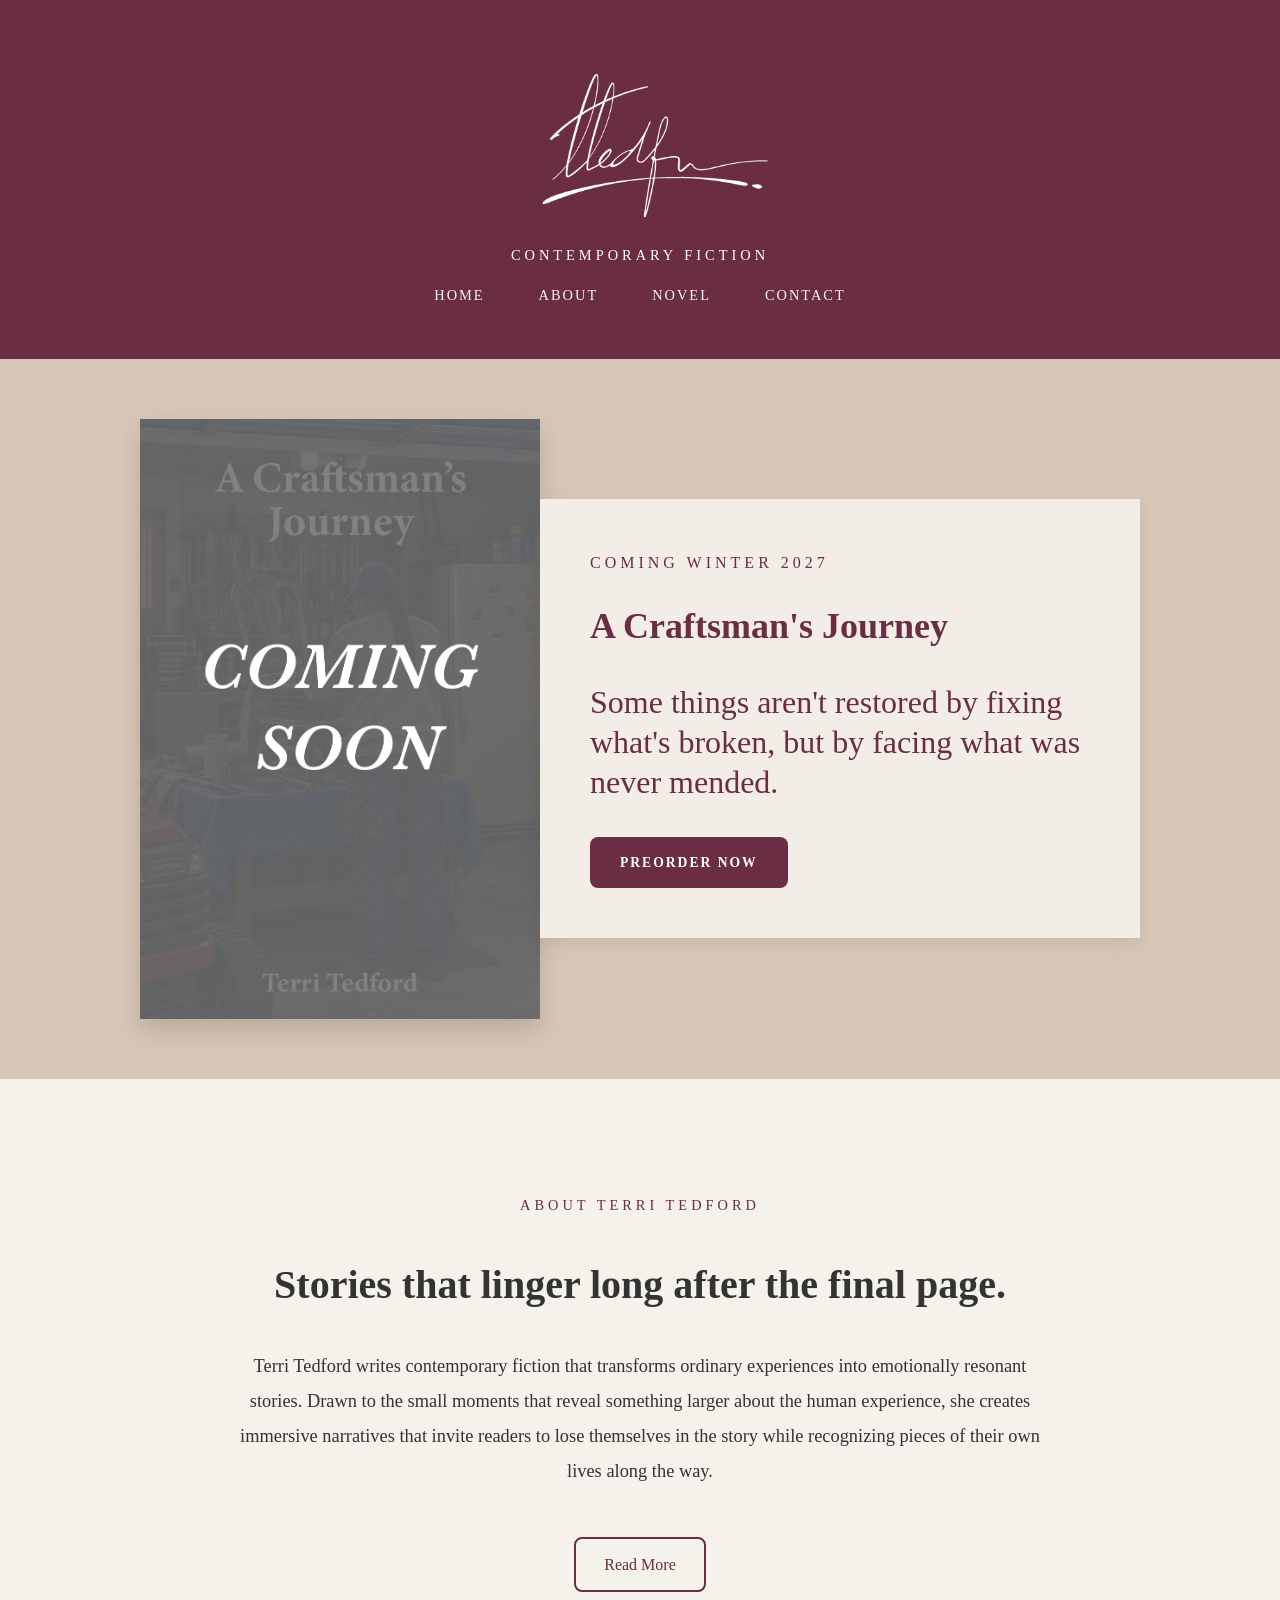
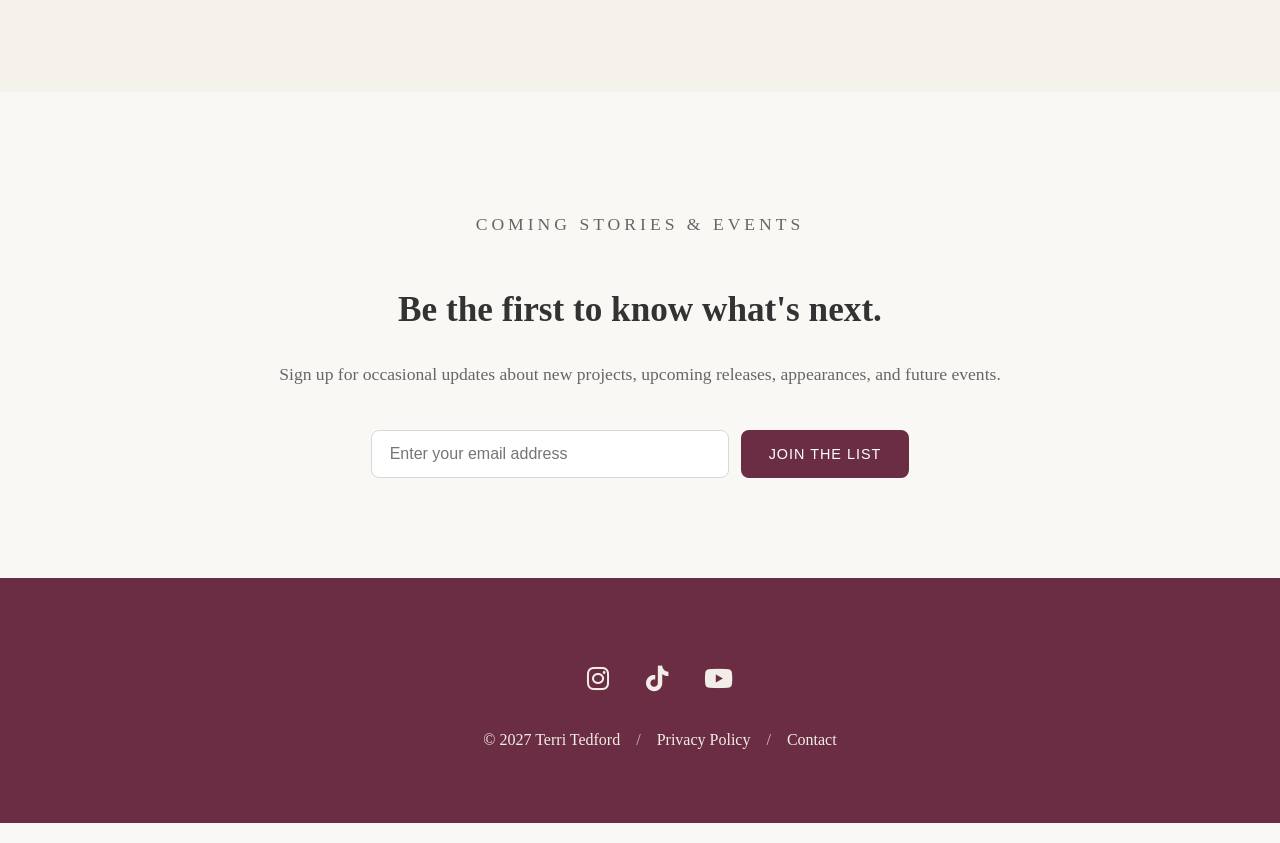
<file: index.html>
<!DOCTYPE html>
<html lang="en">
<head>
    <meta charset="UTF-8">
    <meta name="viewport" content="width=device-width, initial-scale=1.0">
    <title>Terri Tedford | Author</title>
    <link rel="stylesheet" href="style.css">
    <link rel="stylesheet" href="https://cdnjs.cloudflare.com/ajax/libs/font-awesome/6.5.2/css/all.min.css">
</head>
<body>

    <header class="site-header">
        <div class="header-content">

        <img src="images/ttedford-signature-logo.png"
     alt="Terri Tedford"
     class="logo">

        <p class="subtitle">CONTEMPORARY FICTION</p>
            
        <nav class="navigation">
            <a href="/index.html">Home</a>
            <a href="/about.html">About</a>
            <a href="/novel.html">Novel</a>
            <a href="/contact.html">Contact</a>
        </nav>

        </div>    
    </header>



  <section class="book-announcement-content">  
    <div class="book-announcement">

    <div class="book-cover">
        <img src="images/web-bookcover-resized.png"
             alt="A Craftsman's Journey">
    </div>

    <div class="book-details">

        <p class="announcement-date">
            COMING WINTER 2027
        </p>

        <h2 class="book-title">
            A Craftsman's Journey
        </h2>

        <blockquote class="announcement-quote">
            Some things aren't restored by fixing what's broken,
            but by facing what was never mended.
        </blockquote>

        <a href="#" class="order-button">
        PREORDER NOW
        </a>

    </div>    

    </div>        
</section>
<div class="container">

<main>

<section class="about-home">

<div class="about-home-content">

        <p class="section-kicker">
            ABOUT TERRI TEDFORD
        </p>

        <h2>
            Stories that linger long after the final page.
        </h2>

        <p class="about-home-text">
            Terri Tedford writes contemporary fiction that transforms ordinary
            experiences into emotionally resonant stories. Drawn to the small
            moments that reveal something larger about the human experience,
            she creates immersive narratives that invite readers to lose
            themselves in the story while recognizing pieces of their own
            lives along the way.
        </p>

        <a href="about.html" class="secondary-button">
            Read More
        </a>

    </div>

</section>

</main>    
    
    <section class="updates-section">

    <div class="updates-content">

        <p class="section-kicker">
            COMING STORIES & EVENTS
        </p>

        <h2>
            Be the first to know what's next.
        </h2>

        <p>
            Sign up for occasional updates about new projects,
            upcoming releases, appearances, and future events.
        </p>

        <form
            class="signup-form"
            action="https://formspree.io/f/xyewgjzn"
            method="POST">

        <input
            type="email"
            name="email"
            placeholder="Enter your email address"
            required>

        <button type="submit">
            Join the List
        </button>

    </form>

    </div>

    </section>
    </main>

<footer class="footer">

    <div class="social-icons">

        <a href="https://instagram.com/territedfordbooks" target="_blank">
                <i class="fa-brands fa-instagram"></i>
        </a>

        <a href="https://tiktok.com/@territedfordbooks" target="_blank">
                <i class="fa-brands fa-tiktok"></i>
        </a>

        <a href="https://youtube.com/@YOURCHANNEL" target="_blank">
                <i class="fa-brands fa-youtube"></i>
        </a>

    </div>

    <p>
        © 2027 Terri Tedford
        <span class="footer-divider">/</span>
        <a href="/privacy.html">Privacy Policy</a>
        <span class="footer-divider">/</span>
        <a href="/contact.html">Contact</a>
    </p>

</footer>

</div>

</body>
</html>
</file>
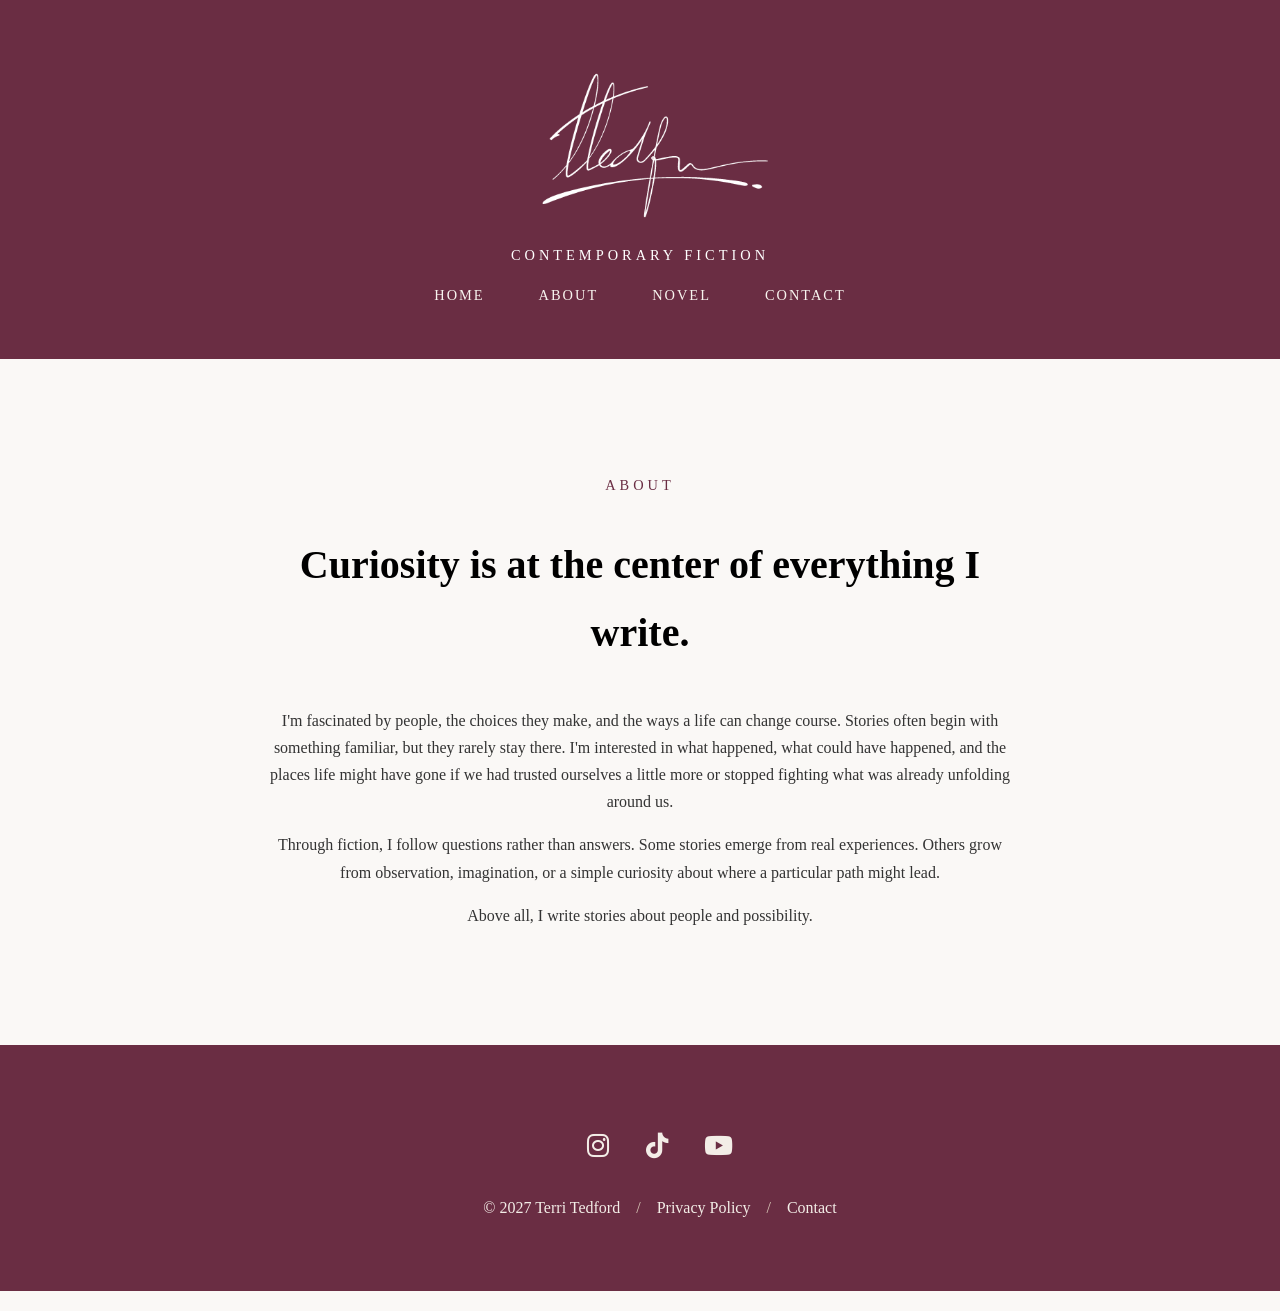
<file: about.html>
<!DOCTYPE html>
<html lang="en">

<head>
    <meta charset="UTF-8">
    <meta name="viewport" content="width=device-width, initial-scale=1.0">
    <title>Contact | Terri Tedford</title>

    <link rel="stylesheet" href="style.css">

    <link rel="stylesheet"
          href="https://cdnjs.cloudflare.com/ajax/libs/font-awesome/6.5.2/css/all.min.css">
</head>

<body>

<header class="site-header">

    <div class="header-content">

        <img src="images/ttedford-signature-logo.png"
             alt="Terri Tedford"
             class="logo">

        <p class="subtitle">CONTEMPORARY FICTION</p>

        <nav class="navigation">
            <a href="/index.html">Home</a>
            <a href="/about.html">About</a>
            <a href="/novel.html">Novel</a>
            <a href="/contact.html">Contact</a>
        </nav>

    </div>

</header>

<div class="container">

    <main>

        <section class="about-page">

            <p class="section-kicker">
                ABOUT
            </p>

            <h1 class="about-title">Curiosity is at the center of everything I write.</h1>

<p>
I'm fascinated by people, the choices they make, and the ways a life can change course. Stories often begin with something familiar, but they rarely stay there. I'm interested in what happened, what could have happened, and the places life might have gone if we had trusted ourselves a little more or stopped fighting what was already unfolding around us.
</p>

<p>
Through fiction, I follow questions rather than answers. Some stories emerge from real experiences. Others grow from observation, imagination, or a simple curiosity about where a particular path might lead.
</p>

<p>
Above all, I write stories about people and possibility.
</p>
        </section>

    </main>

    <footer class="footer">

        <div class="social-icons">

            <a href="https://www.instagram.com/territedfordbooks/" target="_blank" rel="noopener noreferrer">
                <i class="fa-brands fa-instagram"></i>
            </a>

            <a href="https://tiktok.com/@territedfordbooks" target="_blank">
                <i class="fa-brands fa-tiktok"></i>
            </a>

            <a href="https://youtube.com/@YOURCHANNEL" target="_blank">
                <i class="fa-brands fa-youtube"></i>
            </a>

        </div>

        <p>
            © 2027 Terri Tedford

            <span class="footer-divider">/</span>

            <a href="/privacy.html">Privacy Policy</a>

            <span class="footer-divider">/</span>

            <a href="/contact.html">Contact</a>
        </p>

    </footer>

</div>

</body>
</html>
</file>
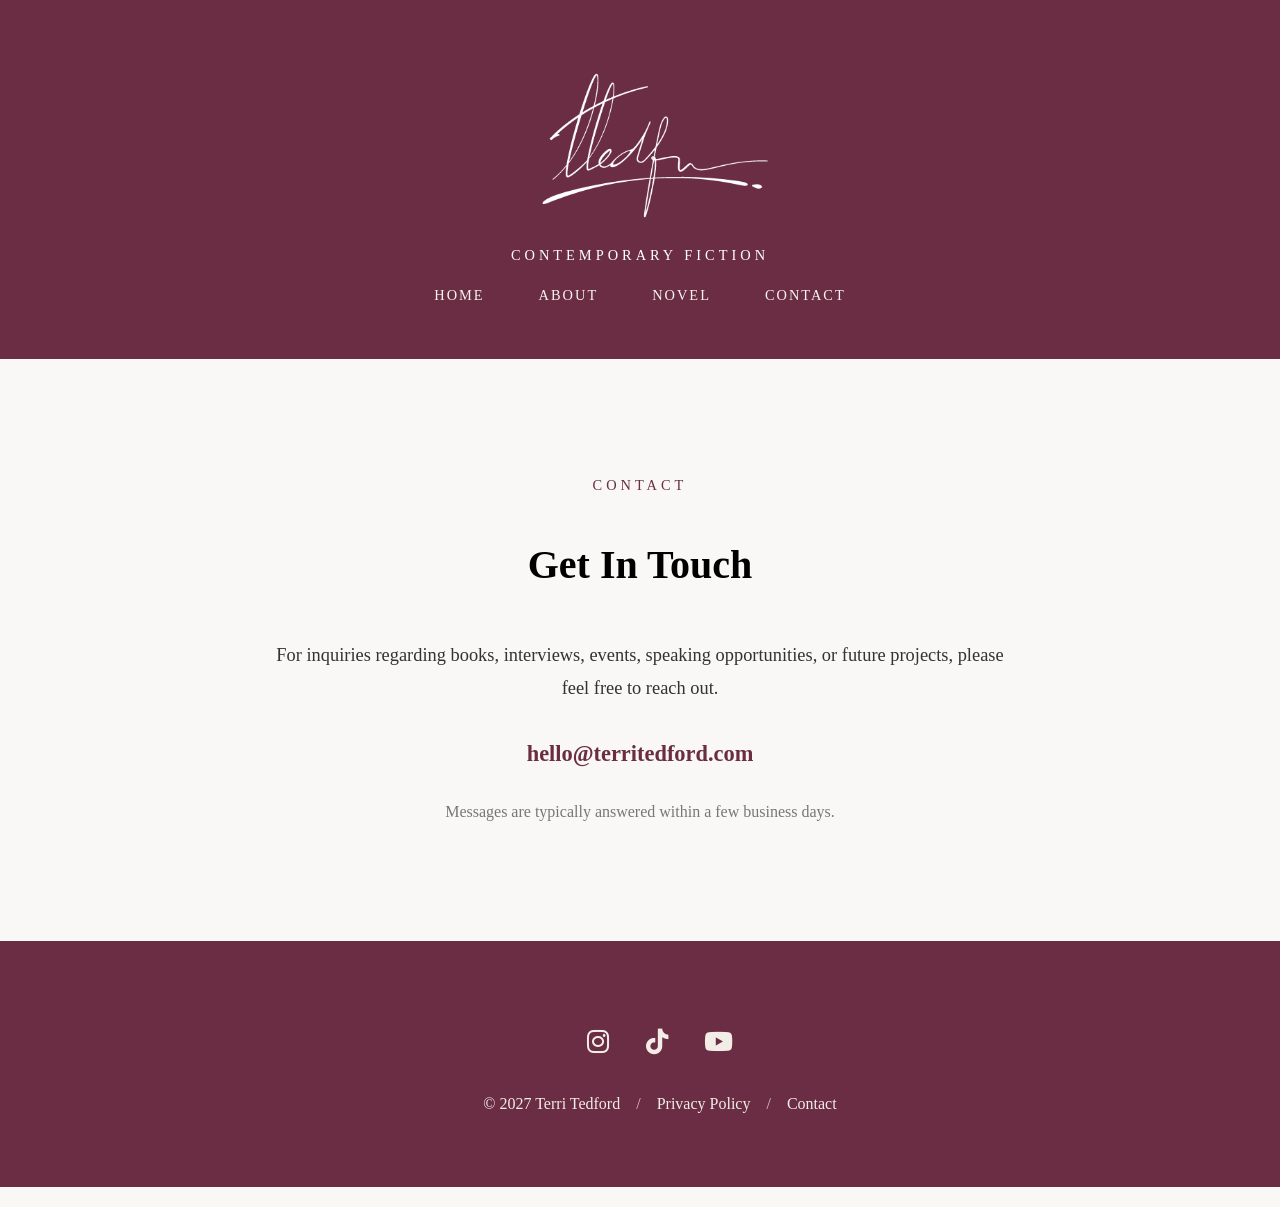
<file: contact.html>
<!DOCTYPE html>
<html lang="en">

<head>
    <meta charset="UTF-8">
    <meta name="viewport" content="width=device-width, initial-scale=1.0">
    <title>Contact | Terri Tedford</title>

    <link rel="stylesheet" href="style.css">

    <link rel="stylesheet"
          href="https://cdnjs.cloudflare.com/ajax/libs/font-awesome/6.5.2/css/all.min.css">
</head>

<body>

<header class="site-header">

    <div class="header-content">

        <img src="images/ttedford-signature-logo.png"
             alt="Terri Tedford"
             class="logo">

        <p class="subtitle">CONTEMPORARY FICTION</p>

        <nav class="navigation">
            <a href="/index.html">Home</a>
            <a href="/about.html">About</a>
            <a href="/novel.html">Novel</a>
            <a href="/contact.html">Contact</a>
        </nav>

    </div>

</header>

<div class="container">

    <main>

        <section class="contact-page">

            <p class="section-kicker">
                CONTACT
            </p>

            <h1 class="page-title">Get In Touch</h1>

            <p class="contact-text">
                For inquiries regarding books, interviews,
                events, speaking opportunities, or future projects,
                please feel free to reach out.
            </p>

            <p class="contact-email">
                <a href="mailto:hello@territedford.com?subject=Terri Tedford Website Inquiry">
                    hello@territedford.com
                </a>
            </p>

            <p class="contact-note">
                Messages are typically answered within a few business days.
            </p>

        </section>

    </main>

    <footer class="footer">

        <div class="social-icons">

            <a href="https://www.instagram.com/territedfordbooks/" target="_blank" rel="noopener noreferrer">
                 <i class="fa-brands fa-instagram"></i>
            </a>

            <a href="https://tiktok.com/@territedfordbooks" target="_blank">
                <i class="fa-brands fa-tiktok"></i>
            </a>

            <a href="https://youtube.com/@YOURCHANNEL" target="_blank">
                <i class="fa-brands fa-youtube"></i>
            </a>

        </div>

        <p>
            © 2027 Terri Tedford

            <span class="footer-divider">/</span>

            <a href="/privacy.html">Privacy Policy</a>

            <span class="footer-divider">/</span>

            <a href="/contact.html">Contact</a>
        </p>

    </footer>

</div>

</body>
</html>
</file>
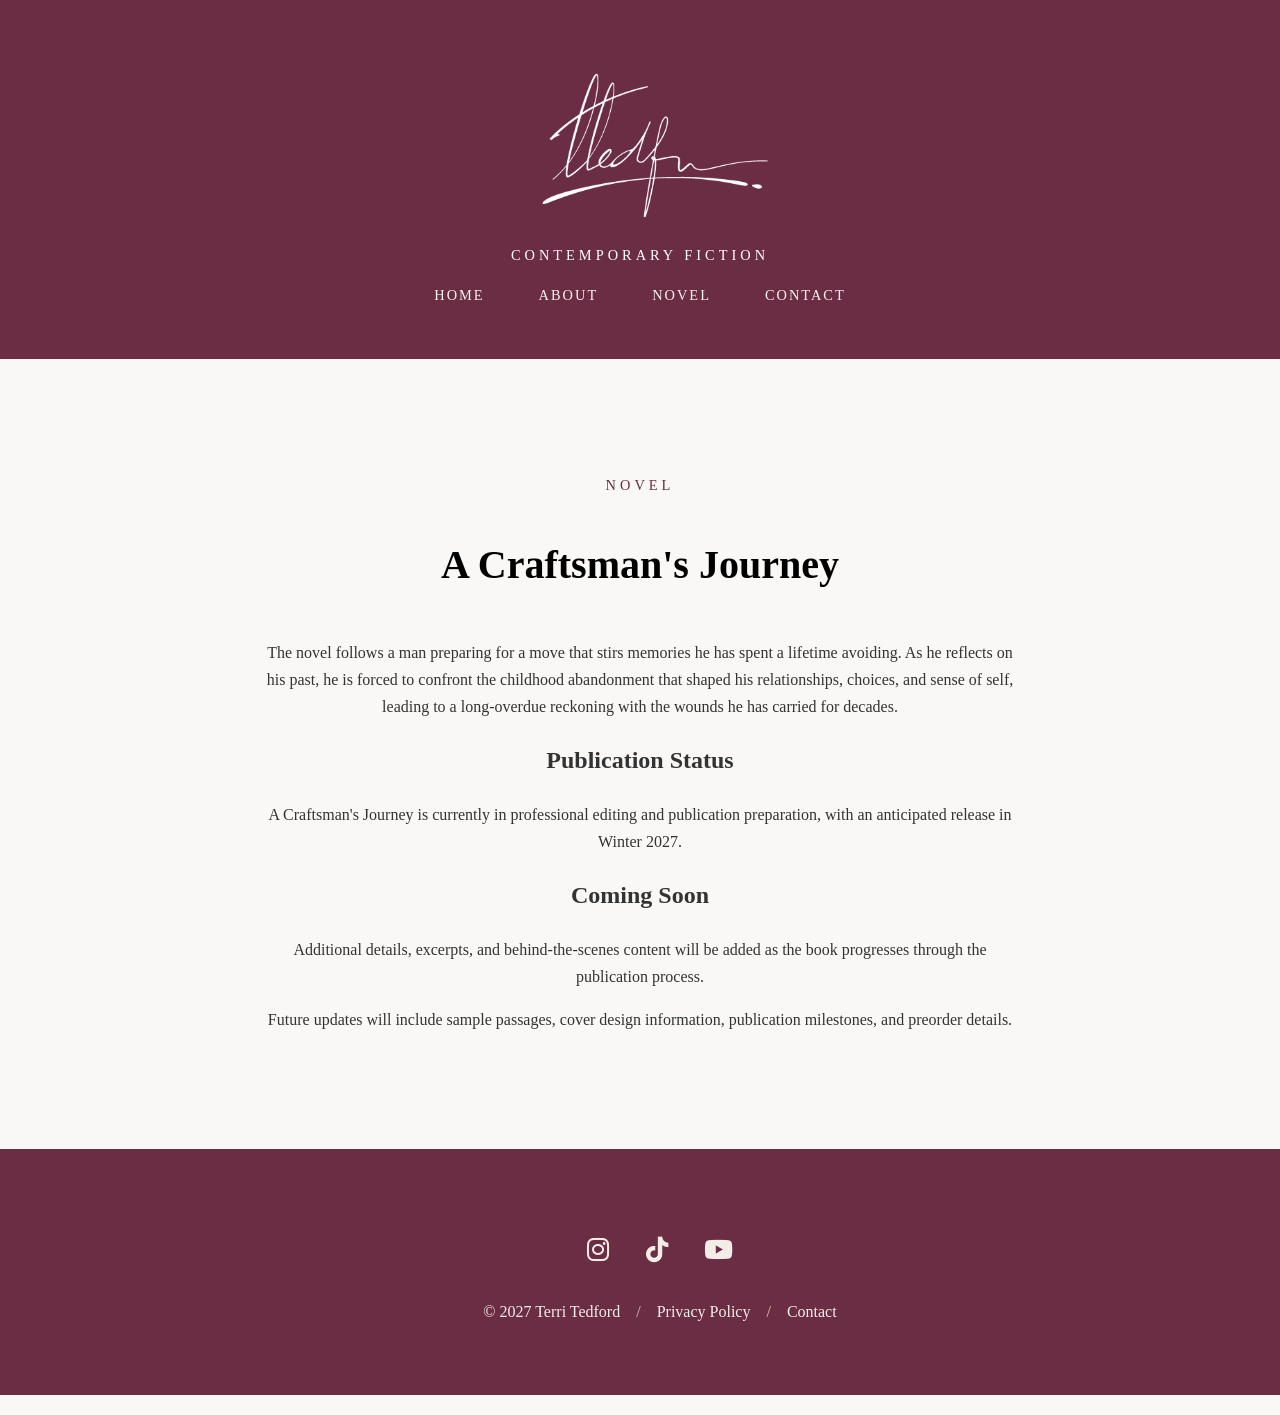
<file: novel.html>
<!DOCTYPE html>
<html lang="en">

<head>
    <meta charset="UTF-8">
    <meta name="viewport" content="width=device-width, initial-scale=1.0">
    <title>Contact | Terri Tedford</title>

    <link rel="stylesheet" href="style.css">

    <link rel="stylesheet"
          href="https://cdnjs.cloudflare.com/ajax/libs/font-awesome/6.5.2/css/all.min.css">
</head>

<body>

<header class="site-header">

    <div class="header-content">

        <img src="images/ttedford-signature-logo.png"
             alt="Terri Tedford"
             class="logo">

        <p class="subtitle">CONTEMPORARY FICTION</p>

        <nav class="navigation">
            <a href="/index.html">Home</a>
            <a href="/about.html">About</a>
            <a href="/novel.html">Novel</a>
            <a href="/contact.html">Contact</a>
        </nav>

    </div>

</header>

<div class="container">

    <main>

        <section class="contact-page">

           <p class="section-kicker">
    NOVEL
</p>

<h1 class="page-title">
    A Craftsman's Journey
</h1>

<p>
The novel follows a man preparing for a move that stirs memories he has spent a lifetime avoiding. As he reflects on his past, he is forced to confront the childhood abandonment that shaped his relationships, choices, and sense of self, leading to a long-overdue reckoning with the wounds he has carried for decades.
</p>

<h2>Publication Status</h2>

<p>
A Craftsman's Journey is currently in professional editing and publication preparation, with an anticipated release in Winter 2027.
</p>

<h2>Coming Soon</h2>

<p>
Additional details, excerpts, and behind-the-scenes content will be added as the book progresses through the publication process.
</p>

<p>
Future updates will include sample passages, cover design information, publication milestones, and preorder details.
</p>

            
        </section>

    </main>

    <footer class="footer">

        <div class="social-icons">

            <a href="https://www.instagram.com/territedfordbooks/" target="_blank" rel="noopener noreferrer">
                 <i class="fa-brands fa-instagram"></i>
            </a>

            <a href="https://tiktok.com/@territedfordbooks" target="_blank">
                <i class="fa-brands fa-tiktok"></i>
            </a>

            <a href="https://youtube.com/@YOURCHANNEL" target="_blank">
                <i class="fa-brands fa-youtube"></i>
            </a>

        </div>

        <p>
            © 2027 Terri Tedford

            <span class="footer-divider">/</span>

            <a href="/privacy.html">Privacy Policy</a>

            <span class="footer-divider">/</span>

            <a href="/contact.html">Contact</a>
        </p>

    </footer>

</div>

</body>
</html>
</file>
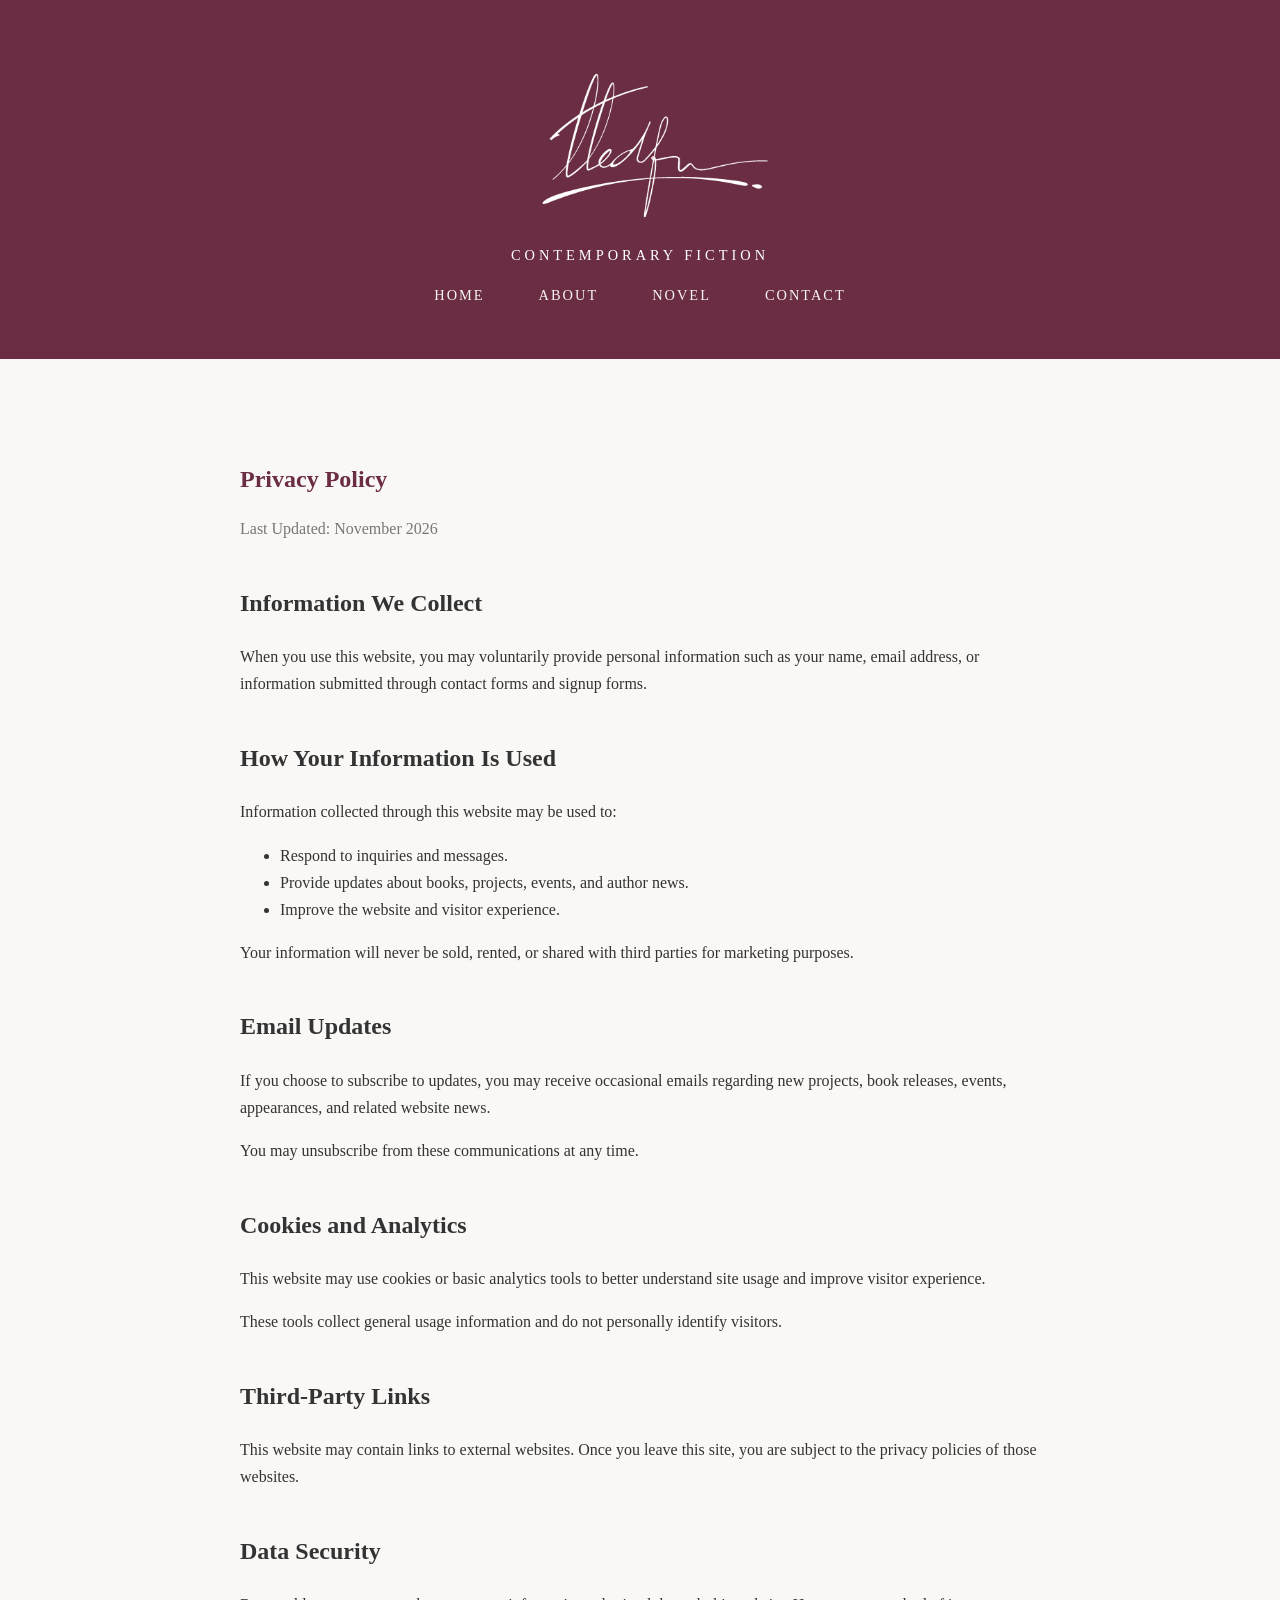
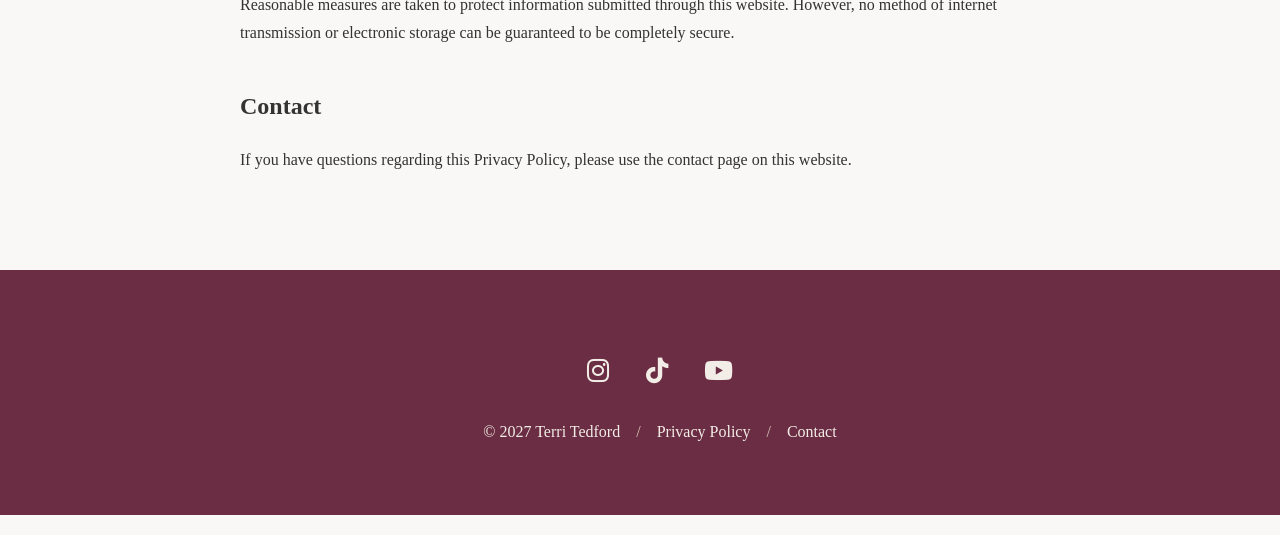
<file: privacy.html>
<!DOCTYPE html>
<html lang="en">
<head>
    <meta charset="UTF-8">
    <meta name="viewport" content="width=device-width, initial-scale=1.0">
    <title>Privacy Policy | Terri Tedford</title>
    <link rel="stylesheet" href="style.css">
    <link rel="stylesheet" href="https://cdnjs.cloudflare.com/ajax/libs/font-awesome/6.5.2/css/all.min.css">
</head>

<body>

<header class="site-header">

    <div class="header-content">

        <img src="images/ttedford-signature-logo.png"
             alt="Terri Tedford"
             class="logo">

        <p class="subtitle">CONTEMPORARY FICTION</p>

          <nav class="navigation">
            <a href="/index.html">Home</a>
            <a href="/about.html">About</a>
            <a href="/novel.html">Novel</a>
            <a href="/contact.html">Contact</a>
          </nav>

    </div>

</header>

<div class="container">

    <main class="page-content">

        <section class="privacy-policy">

            <h1>Privacy Policy</h1>

            <p class="last-updated">
                Last Updated: November 2026
            </p>

            <h2>Information We Collect</h2>

            <p>
                When you use this website, you may voluntarily provide
                personal information such as your name, email address,
                or information submitted through contact forms and
                signup forms.
            </p>

            <h2>How Your Information Is Used</h2>

            <p>
                Information collected through this website may be used to:
            </p>

            <ul>
                <li>Respond to inquiries and messages.</li>
                <li>Provide updates about books, projects, events, and author news.</li>
                <li>Improve the website and visitor experience.</li>
            </ul>

            <p>
                Your information will never be sold, rented, or shared with third parties for marketing purposes.
            </p>

            <h2>Email Updates</h2>

            <p>
                If you choose to subscribe to updates, you may receive
                occasional emails regarding new projects, book releases,
                events, appearances, and related website news.
            </p>

            <p>
                You may unsubscribe from these communications at any time.
            </p>

            <h2>Cookies and Analytics</h2>

            <p>
                This website may use cookies or basic analytics tools to better
                understand site usage and improve visitor experience.
            </p>

            <p>
                These tools collect general usage information and do not personally identify visitors.
            </p>

            <h2>Third-Party Links</h2>

            <p>
                This website may contain links to external websites. Once you
                leave this site, you are subject to the privacy policies of
                those websites.
            </p>

            <h2>Data Security</h2>

            <p>
                Reasonable measures are taken to protect information submitted
                through this website. However, no method of internet transmission
                or electronic storage can be guaranteed to be completely secure.
            </p>

            <h2>Contact</h2>

            <p>
                If you have questions regarding this Privacy Policy,
                please use the contact page on this website.
            </p>

        </section>

    </main>

    <footer class="footer">

        <div class="social-icons">

            <a href="https://instagram.com/territedfordbooks" target="_blank">
                <i class="fa-brands fa-instagram"></i>
            </a>

            <a href="https://tiktok.com/@territedfordbooks" target="_blank">
                <i class="fa-brands fa-tiktok"></i>
            </a>

            <a href="https://youtube.com/@YOURCHANNEL" target="_blank">
                <i class="fa-brands fa-youtube"></i>
            </a>

        </div>

        <p>
            © 2027 Terri Tedford
            <span class="footer-divider">/</span>
            <a href="/privacy.html">Privacy Policy</a>
            <span class="footer-divider">/</span>
            <a href="/contact.html">Contact</a>
        </p>

    </footer>

</div>

</body>
</html>
</file>
<file: style.css>
html {
    height: 100%;
}

body {
min-height: 100vh;
display: flex;
flex-direction: column;

font-family: Georgia, serif;
margin: 0;
padding: 0;
line-height: 1.7;
color: #333;
background-color: #faf8f6;
}

.logo {
    width: 300px;
    height: auto;
}

.container {
    max-width: 1000px;
    margin: 0 auto;
    padding: 0 20px 20px;
}

.container {
flex: 1;
display: flex;
flex-direction: column;
}

main {
    flex: 1;
}

h1 {
color: #ffffff;
}
 
h2 {
color: #7c2d3f;
}
 
a {
color: #f2e7db;
text-decoration: none;
}
 
a:hover {
text-decoration: none;
}

.navigation a {
color: #f8f4ef;
transition: opacity 0.3s ease;  
text-transform: uppercase;
letter-spacing: 2px;
font-size: 0.90rem;
margin: 0 25px;
font-weight: 400;
}

.navigation a:hover {
    text-decoration: none;
    opacity: 0.8;
}

.navigation a,
.navigation a:hover,
.navigation a:visited,
.navigation a:active {
    text-decoration: none;
}

.site-header {
background-color: #6a2d43;
padding: 70px 0 50px;
}

.header-content {
max-width: 1200px;
margin: 0 auto;
text-align: center;
}

.hero {
text-align: center;
padding: 80px 0;
}

.hero h2 {
    max-width: 700px;
    margin: 20px auto;
    line-height: 1.4;
    font-size: 2rem;
}

.genre {
    letter-spacing: 4px;
    text-transform: uppercase;
    color: #6b7a70;
    font-size: 0.9rem;
}

.subtitle {
    letter-spacing: 4px;
    text-transform: uppercase;
    color: #ffffff;
    font-size: 0.9rem;
}

.featured-book {
    text-align: center;
    padding: 60px 0;
    border-top: 1px solid #ddd;
}

.coming-soon {
    letter-spacing: 3px;
    text-transform: uppercase;
    color: #6b7a70;
}

.release-date {
    font-style: italic;
    color: #666;
}

.book-announcement-content{
    background-color: #d8c7b7;
    width: 100%;
}

.book-announcement {
    max-width: 1000px;
    margin: 0 auto;
    display: flex;
    align-items: center;
    gap: 0px;
    padding: 60px;
    
}

.announcement-date {
    color: #6a2d43;

    text-transform: uppercase;
    letter-spacing: 4px;

    margin: 0 0 20px 0;
}

.book-title {
    color: #6a2d43;

    font-size: 2.25rem;

    margin: 0 0 25px 0;
}

.book-cover {
    flex-shrink: 0;
}

.book-cover img {
    width: 400px;
    height: auto;
    display: block;

    box-shadow: 0 12px 25px rgba(0,0,0,.15);
}

.book-details {
    background-color: #f3ede7;

    max-width: 550px;

    padding: 50px;

    box-shadow: 0 6px 18px rgba(0,0,0,.08);
}

.announcement-quote {
    margin: 0;

    border: none;
    padding: 0;

    color: #6a2d43;

    font-style: normal;

    font-size: 2rem;
    line-height: 1.25;
}

.order-button {
    display: inline-block;

    margin-top: 35px;

    padding: 14px 30px;

    background-color: #6a2d43;
    color: #ffffff;

    border-radius: 8px;

    text-transform: uppercase;
    letter-spacing: 2px;
    font-size: 0.85rem;
    font-weight: 600;

    text-decoration: none !important;

    transition: all 0.3s ease;
}

.order-button:hover {
    background-color: #7c2d3f;
    color: #ffffff;

    text-decoration: none !important;

    transform: translateY(-1px);
}

.about-home {
    background-color: #f5f1eb;

    margin-left: calc(50% - 50vw);
    margin-right: calc(50% - 50vw);

    padding: 100px 20px;
}

.about-home-content {
    max-width: 800px;
    margin: 0 auto;
    text-align: center;
}

.about-home h2 {
    font-size: 2.5rem;
    margin-bottom: 30px;
}

.about-home-text {
    font-size: 1.15rem;
    line-height: 1.9;
}

.updates-section {
    background-color: #faf8f4;

    margin-left: calc(50% - 50vw);
    margin-right: calc(50% - 50vw);

    text-align: center;

    padding: 100px 20px;
}

.updates-content {
    max-width: 800px;
    margin: 0 auto;
}

.updates-section h2 {
    font-size: 2.2rem;

    margin-bottom: 20px;
}

.updates-section p {
    font-size: 1.1rem;

    color: #666;

    margin-bottom: 40px;
}

.signup-form {
    display: flex;

    justify-content: center;

    gap: 12px;

    flex-wrap: wrap;
}

.signup-form input {
    width: 320px;

    padding: 14px 18px;

    border: 1px solid #d8d8d8;

    border-radius: 8px;

    font-size: 1rem;
}

.signup-form button {
    padding: 14px 28px;

    background-color: #6a2d43;

    color: white;

    border: none;

    border-radius: 8px;

    cursor: pointer;

    font-size: 0.9rem;

    letter-spacing: 1px;

    text-transform: uppercase;
}

.section-kicker {
    color: #6a2d43;

    text-transform: uppercase;
    letter-spacing: 4px;

    font-size: 0.9rem;

    margin-bottom: 20px;
}

.secondary-button {
    display: inline-block;

    margin-top: 30px;

    padding: 12px 28px;

    border: 2px solid #6a2d43;

    color: #6a2d43;

    border-radius: 8px;

    text-decoration: none !important;
}

.section-heading {
    color: #6a2d43;

    font-size: 2.5rem;
    font-weight: normal;

    margin-bottom: 30px;

    text-align: center;
}

.privacy-link {
    margin-bottom: 20px;
}

.social-icons {
    text-align: center;
    margin: 40px 0;
}

.social-icons {
    margin-bottom: 25px;
}

.social-icons a {
    color: #d8c7b7;

    font-size: 1.6rem;

    margin: 0 15px;

    text-decoration: none !important;

    transition: opacity 0.3s ease;
}

.social-icons a:hover {
    opacity: 0.8;
}

.footer p {
    margin-top: 0;
    margin-bottom: 30px;
}

.footer-divider {
    display: inline-block;
    margin: 0 12px;
    color: #999;
}

.footer {
    background-color: #6a2d43;

    color: #f3ede7;

    width: 100vw;

    margin-left: calc(50% - 50vw);
    margin-right: calc(50% - 50vw);

    text-align: center;

    padding: 40px 20px;

    border-top: none;
}

.footer a {
    color: #f3ede7;
    text-decoration: none;
}

.footer a:hover {
    opacity: 0.8;
}

.footer-divider {
    color: #d8c7b7;
}

/* ========================================
  GLOBAL
======================================== */

html,
body {
    height: 100%;
}

body {
    display: flex;
    flex-direction: column;
}

.container {
    flex: 1;
}

/* ========================================
   ABOUT PAGE
======================================== */
.about-page {
    max-width: 750px;
    margin: 0 auto;
    padding: 100px 20px;
    text-align: center;
}

.about-page h1 {
    color: #000000;
    font-size: 2.5rem;
    font-weight: bold;
    text-align: center;
    margin-bottom: 40px;
}
.contact-text {
    font-size: 1.15rem;
    line-height: 1.8;
    margin-bottom: 30px;
}

.about-email a {
    color: #6a2d43;
    font-size: 1.4rem;
    font-weight: 600;
    text-decoration: none;
}

.about-email a:hover {
    opacity: 0.8;
}

.about-note {
    color: #777;
    margin-top: 25px;
}

/* ========================================
   CONTACT PAGE
======================================== */

.contact-page {
    max-width: 750px;
    margin: 0 auto;
    padding: 100px 20px;
    text-align: center;
}

.contact-page h1 {
    color: #000000;
    font-size: 2.5rem;
    font-weight: bold;
    text-align: center;
    margin-bottom: 40px;
}

.contact-text {
    font-size: 1.15rem;
    line-height: 1.8;
    margin-bottom: 30px;
}

.contact-email a {
    color: #6a2d43;
    font-size: 1.4rem;
    font-weight: 600;
    text-decoration: none;
}

.contact-email a:hover {
    opacity: 0.8;
}

.contact-note {
    color: #777;
    margin-top: 25px;
}

/* ========================================
   PRIVACY POLICY PAGE
======================================== */

.privacy-policy {
    max-width: 800px;
    margin: 0 auto;
    padding: 80px 20px;
}

.privacy-policy h1 {
    color: #6a2d43;
    margin-bottom: 10px;
}

.last-updated {
    color: #777;
    margin-bottom: 40px;
}

.privacy-policy h2 {
    margin-top: 40px;
}

/* ========================================
  MOBILE
======================================== */

@media (max-width: 768px) {

    .logo {
        width: 300px;
    }

    .navigation a {
        display: block;
        margin: 12px 0;
    }

    .book-announcement {
        flex-direction: column;

        padding: 40px 20px;

        text-align: center;
    }

    .book-cover img {
        width: 280px;
    }

    .book-details {
        width: auto;
        max-width: 100%;

        padding: 35px 25px;

        text-align: center;
    }

    .book-title {
        font-size: 1.75rem;
    }

    .announcement-quote {
        font-size: 1.5rem;
    }

    .about-home h2,
    .updates-section h2 {
        font-size: 1.8rem;
    }

    .signup-form {
        flex-direction: column;
        align-items: center;
    }

    .signup-form input {
        width: 100%;
        max-width: 320px;
    }
}
</file>
